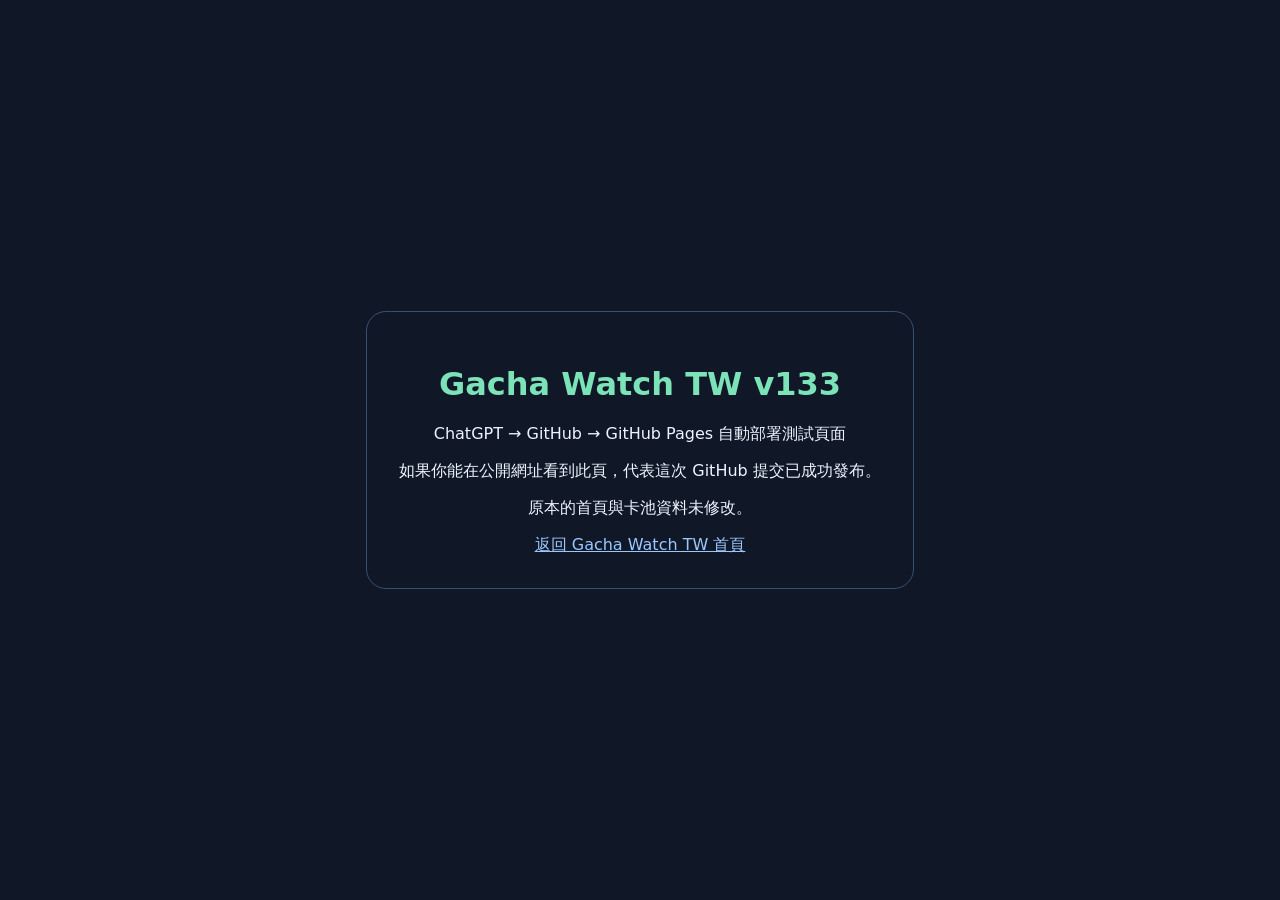
<file: deploy-check-v133.html>
<!doctype html>
<html lang="zh-Hant"><head><meta charset="utf-8"><meta name="viewport" content="width=device-width,initial-scale=1"><title>Gacha Watch TW v133 發布測試</title><style>body{font-family:system-ui,sans-serif;background:#101827;color:#eef4ff;display:grid;place-items:center;min-height:100vh;margin:0;text-align:center}.panel{padding:32px;border:1px solid #385070;border-radius:20px;max-width:550px}h1{color:#7ce2b8}a{color:#9bc7ff}</style></head><body><main class="panel"><h1>Gacha Watch TW v133</h1><p>ChatGPT → GitHub → GitHub Pages 自動部署測試頁面</p><p>如果你能在公開網址看到此頁，代表這次 GitHub 提交已成功發布。</p><p>原本的首頁與卡池資料未修改。</p><a href="./">返回 Gacha Watch TW 首頁</a></main></body></html>
</file>
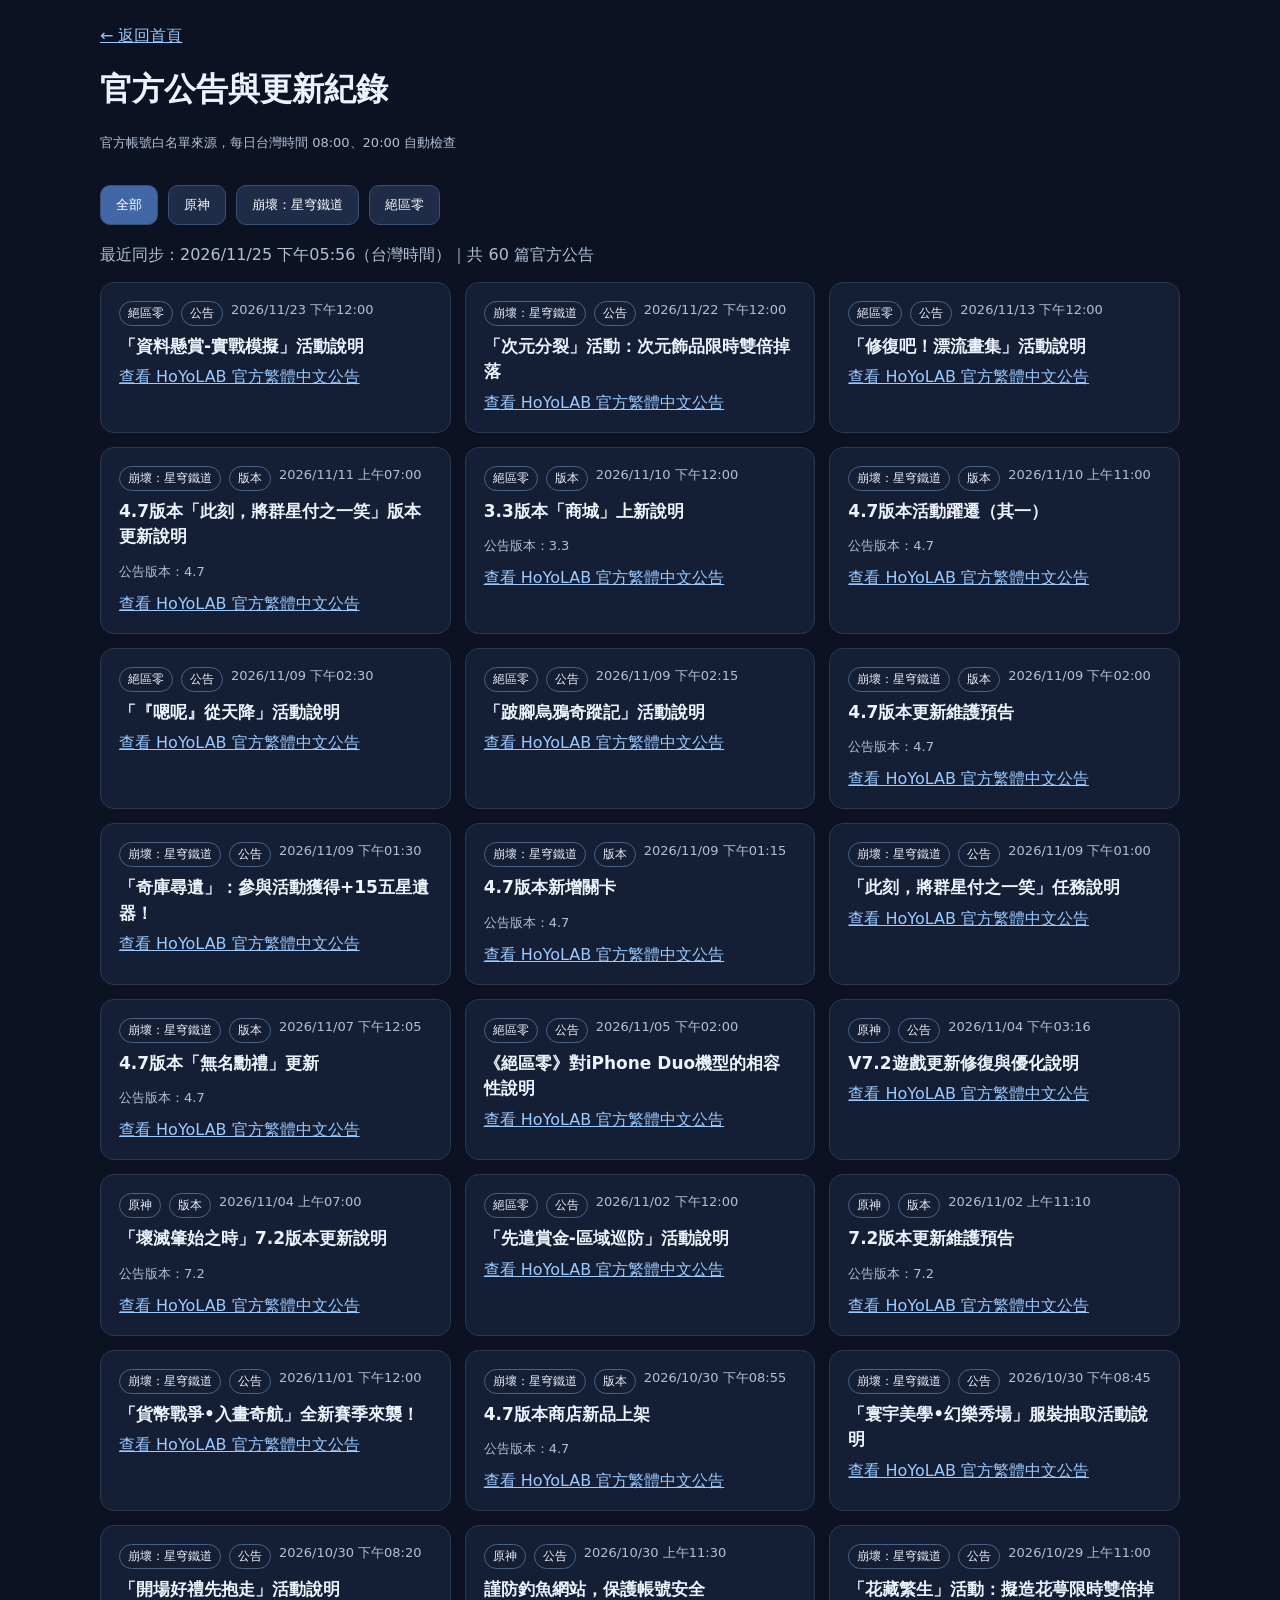
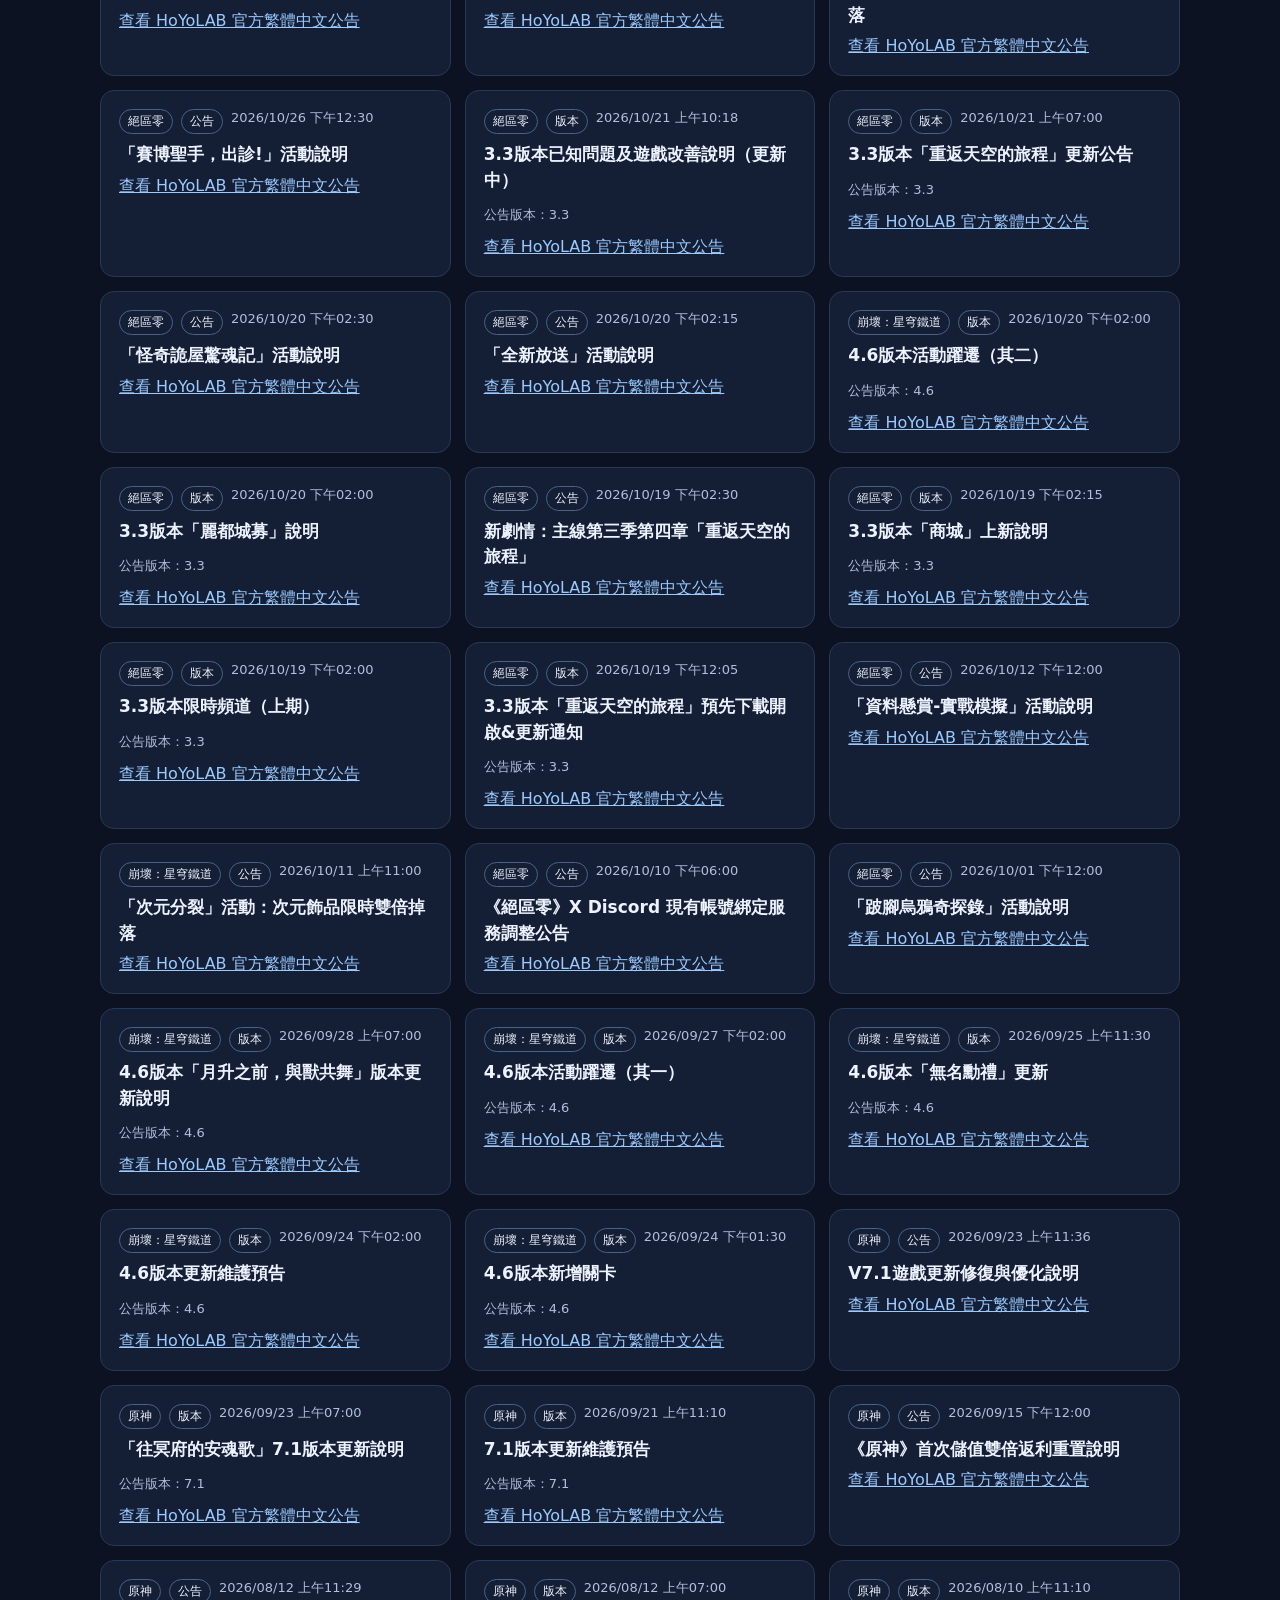
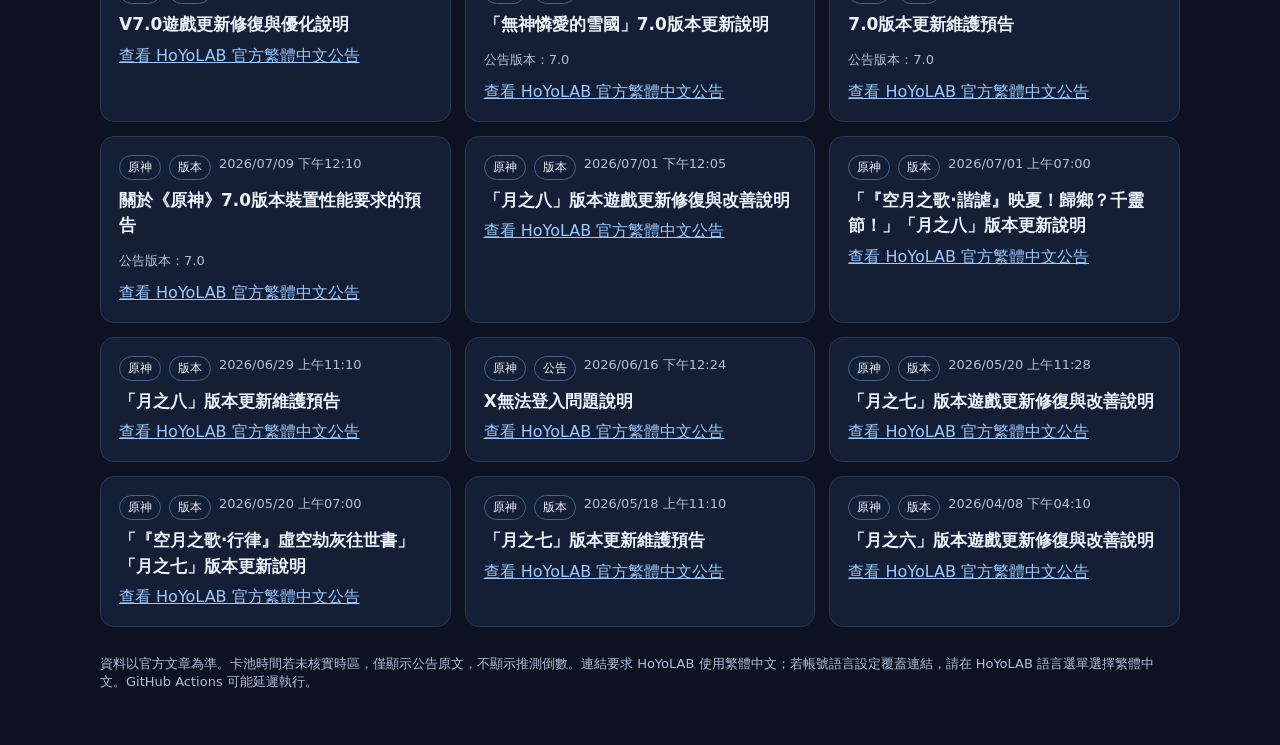
<file: official.html>
<!doctype html><html lang="zh-Hant"><head><meta charset="utf-8"><meta name="viewport" content="width=device-width,initial-scale=1"><title>官方公告｜二遊更新/卡池時程</title><style>
:root{color-scheme:dark}body{font-family:system-ui,"Noto Sans TC",sans-serif;background:#0c1222;color:#edf2ff;margin:0}main{max-width:1080px;margin:auto;padding:26px 18px}a{color:#9acaff}header{display:flex;justify-content:space-between;gap:15px;align-items:center;flex-wrap:wrap}.tabs{display:flex;gap:10px;flex-wrap:wrap;margin:20px 0}button{background:#1e2c48;color:white;border:1px solid #3a5074;border-radius:10px;padding:10px 15px;cursor:pointer}button[aria-pressed=true]{background:#4267a7}.grid{display:grid;grid-template-columns:repeat(auto-fit,minmax(290px,1fr));gap:14px}.card{border:1px solid #293954;background:#141e34;border-radius:14px;padding:18px;min-width:0}.card h3{font-size:17px;margin:8px 0;line-height:1.5}.muted{color:#b1bfd8;font-size:13px}.pill{font-size:12px;border:1px solid #496286;padding:3px 8px;border-radius:20px}.meta{display:flex;gap:8px;flex-wrap:wrap}.evidence{font-size:13px;color:#b8c5dd;white-space:pre-wrap;overflow-wrap:anywhere}.warn{color:#ffd79d}details{margin:12px 0;border-top:1px solid #293954;padding-top:10px}summary{cursor:pointer;color:#9acaff}details p{line-height:1.7;white-space:pre-wrap;overflow-wrap:anywhere;max-height:360px;overflow:auto}#status{margin:16px 0;color:#b1bfd8}footer{margin:28px 0;color:#b1bfd8;font-size:13px}</style></head><body><main><header><div><a href="./">← 返回首頁</a><h1>官方公告與更新紀錄</h1><p class="muted">官方帳號白名單來源，每日台灣時間 08:00、20:00 自動檢查</p></div></header><div class="tabs" id="tabs"><button data-game="all" aria-pressed="true">全部</button><button data-game="genshin">原神</button><button data-game="hsr">崩壞：星穹鐵道</button><button data-game="zzz">絕區零</button></div><div id="status" role="status">載入官方資料中…</div><section class="grid" id="cards"></section><footer>資料以官方文章為準。卡池時間若未核實時區，僅顯示公告原文，不顯示推測倒數。連結要求 HoYoLAB 使用繁體中文；若帳號語言設定覆蓋連結，請在 HoYoLAB 語言選單選擇繁體中文。GitHub Actions 可能延遲執行。</footer></main><script>
const names={genshin:"原神",hsr:"崩壞：星穹鐵道",zzz:"絕區零"},cats={version:"版本",maintenance:"維護",banner:"卡池",preview:"前瞻",news:"公告"};let all=[],active="all";const cards=document.getElementById("cards"),status=document.getElementById("status");
function element(tag,cls,text){const e=document.createElement(tag);if(cls)e.className=cls;if(text!==undefined)e.textContent=text;return e}
function date(s){if(!s)return "時間未提供";const d=new Date(typeof s==="number"?s*1000:s);return isNaN(d)?"時間未提供":new Intl.DateTimeFormat("zh-TW",{timeZone:"Asia/Taipei",year:"numeric",month:"2-digit",day:"2-digit",hour:"2-digit",minute:"2-digit"}).format(d)}
function render(){cards.replaceChildren();const filtered=all.filter(x=>active==="all"||x.game===active).sort((a,b)=>(Number(b.published_at)||0)-(Number(a.published_at)||0));for(const n of filtered.slice(0,100)){const c=element("article","card"),m=element("div","meta");m.append(element("span","pill",names[n.game]),element("span","pill",cats[n.category]||"公告"),element("span","muted",date(n.published_at)));c.append(m,element("h3","",n.title));if(n.version)c.append(element("p","muted","公告版本："+n.version));if(n.banner_evidence){c.append(element("p","warn","卡池開始／結束時間：尚待確認（不顯示推測倒數）"));for(const line of n.banner_evidence.time_evidence.slice(0,2))c.append(element("p","evidence",line))}if(n.preview)c.append(element("p","muted","前瞻消息，請以官方公告為準"));const a=element("a","","查看 HoYoLAB 官方繁體中文公告");const officialUrl=new URL(n.url);officialUrl.searchParams.set("lang","zh-tw");a.href=officialUrl.toString();a.target="_blank";a.rel="noopener noreferrer";c.append(a);cards.append(c)}if(!filtered.length)cards.append(element("p","muted","尚無符合條件的公告"))}
document.getElementById("tabs").addEventListener("click",e=>{const b=e.target.closest("button[data-game]");if(!b)return;active=b.dataset.game;for(const x of document.querySelectorAll("[data-game]"))x.setAttribute("aria-pressed",String(x===b));render()});
fetch("./data/updates.json",{cache:"no-store"}).then(r=>{if(!r.ok)throw Error("HTTP "+r.status);return r.json()}).then(data=>{all=(data.games||[]).flatMap(g=>(g.official_announcements||[]).map(n=>({...n,game:g.id})));status.textContent="最近同步："+date(data.updated_at)+"（台灣時間）｜共 "+all.length+" 篇官方公告";render()}).catch(e=>{status.textContent="目前無法載入同步資料："+e.message});
</script></body></html>
</file>
